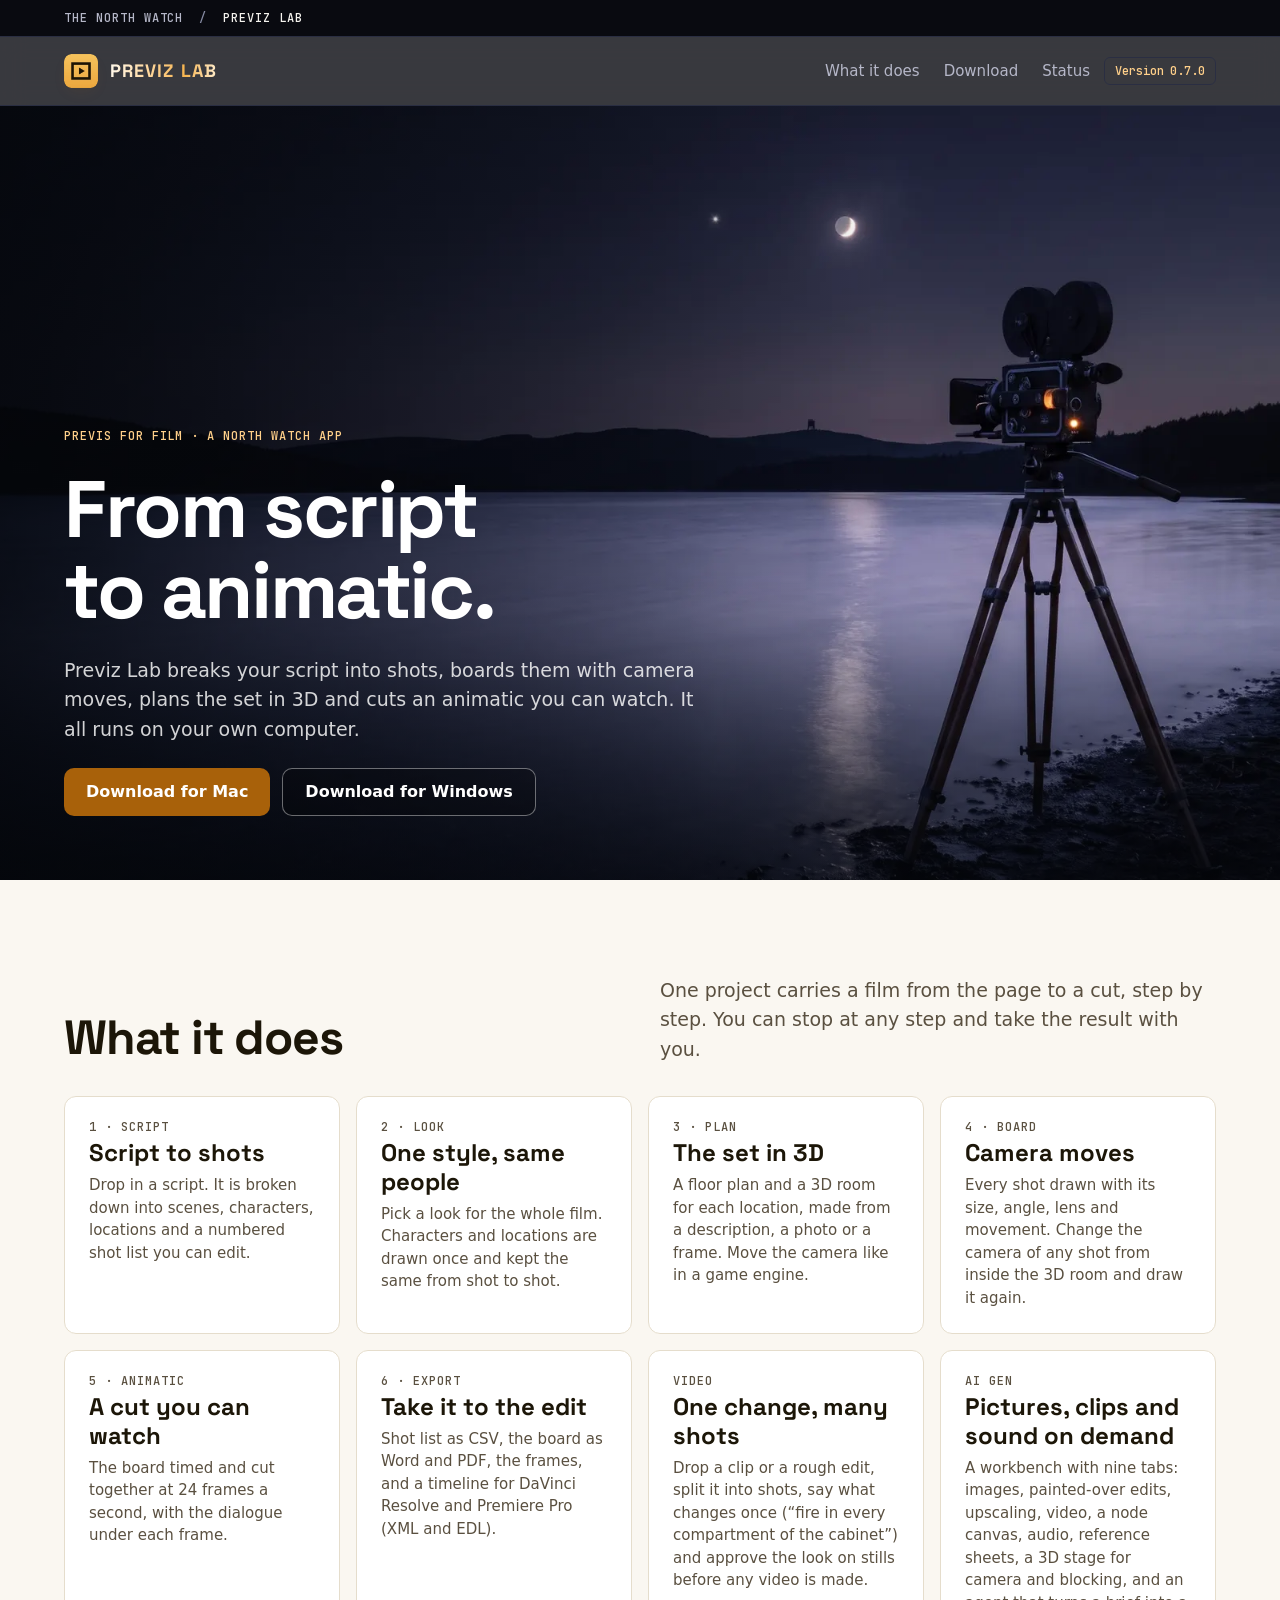
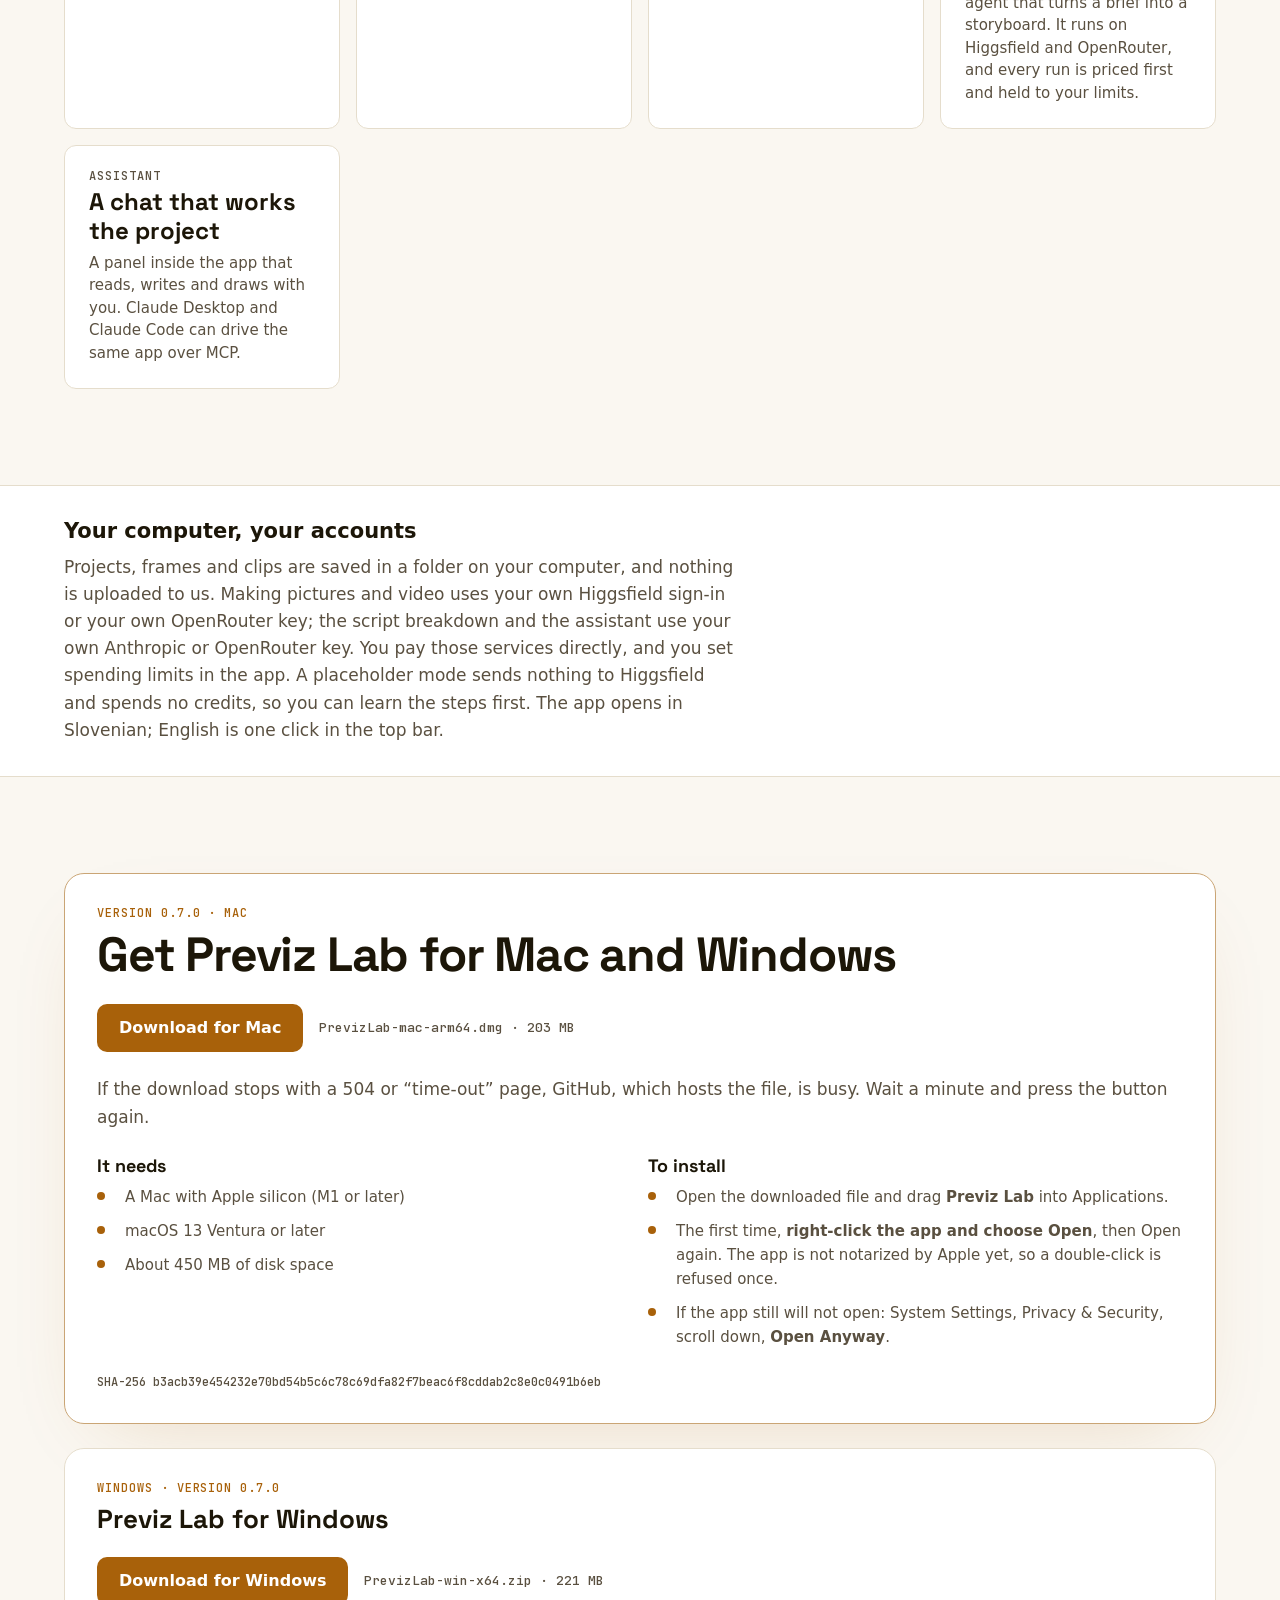
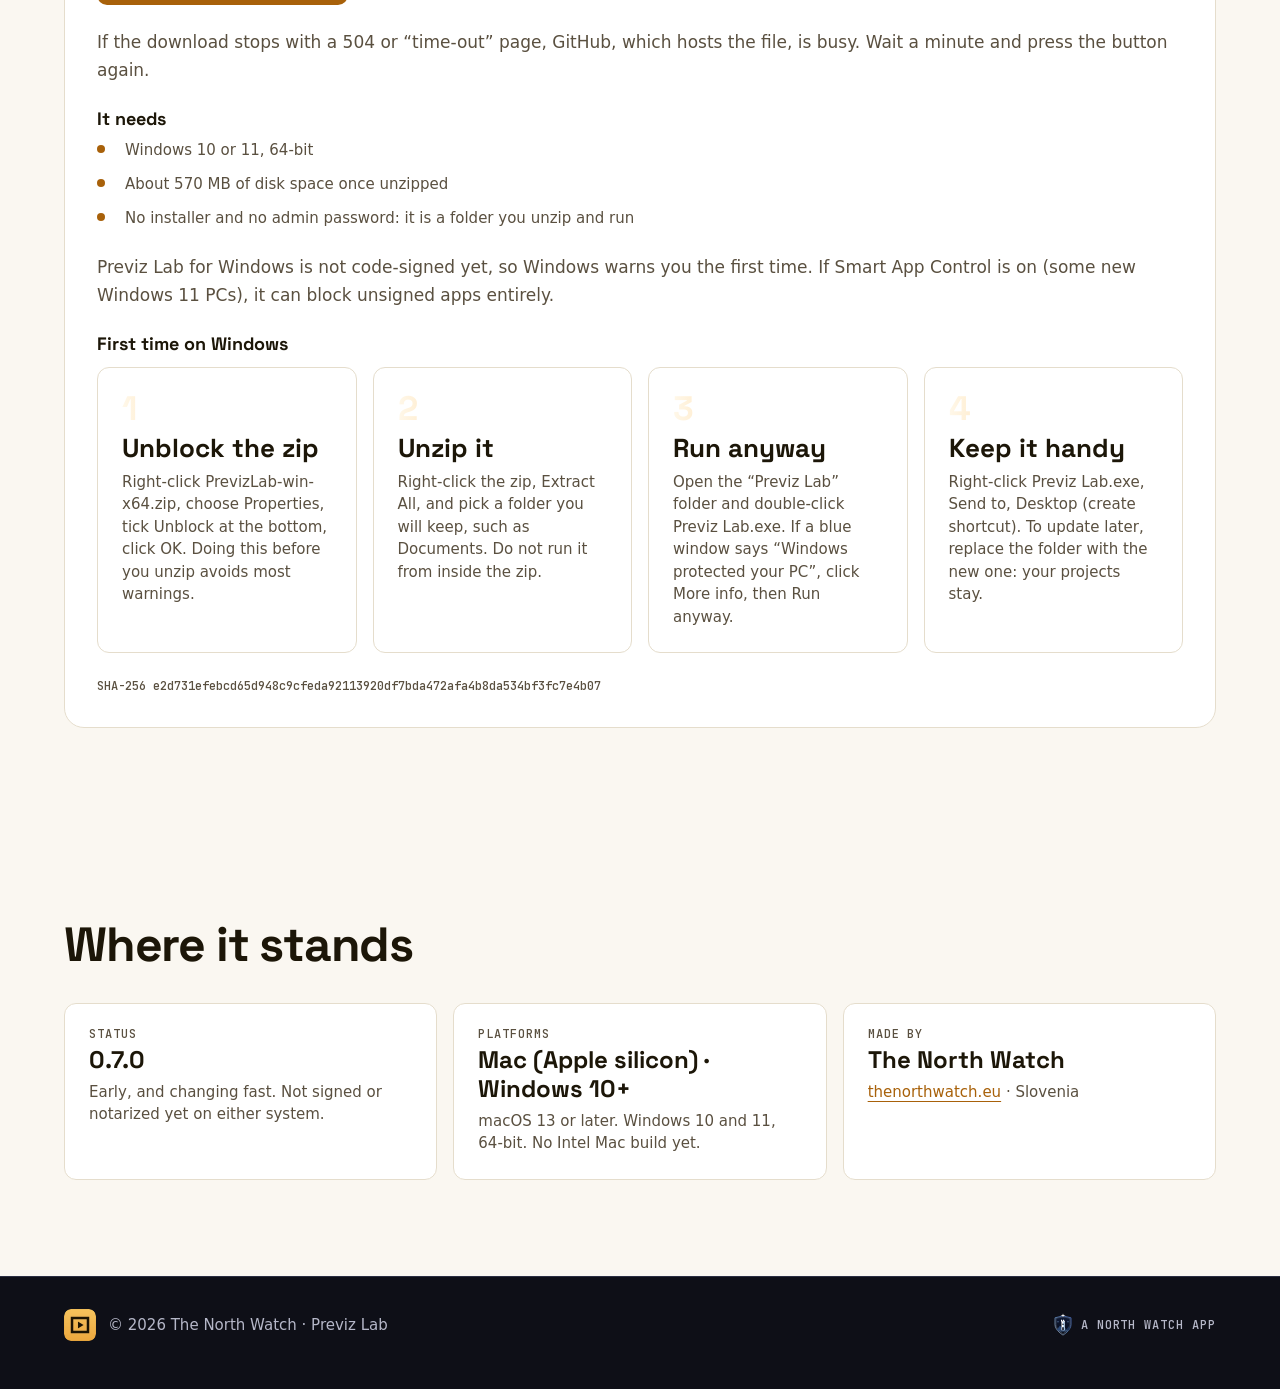
<file: index.html>
<!doctype html>
<html lang="en" data-site="pl">
<head>
<meta charset="utf-8">
<meta name="viewport" content="width=device-width, initial-scale=1">
<title>Previz Lab — from script to animatic on your own computer</title>
<meta name="description" content="A desktop app for film previs: break a script into shots, board them with camera moves, plan the set in 3D and cut an animatic. Everything stays on your own Mac (Apple silicon) or Windows PC.">
<meta name="theme-color" content="#0e0f17">
<link rel="canonical" href="https://previz.thenorthwatch.eu/">
<link rel="icon" href="nw/img/favicon.svg" type="image/svg+xml">
<link rel="apple-touch-icon" href="nw/img/apple-touch-icon-180.png">
<meta property="og:title" content="Previz Lab">
<meta property="og:description" content="From script to animatic on your own computer: shots, camera moves, a 3D plan of the set and a cut you can watch. For Mac and Windows.">
<meta property="og:type" content="website">
<meta property="og:url" content="https://previz.thenorthwatch.eu/">
<meta property="og:image" content="https://previz.thenorthwatch.eu/nw/img/hero-og.jpg">
<meta name="twitter:card" content="summary_large_image">
<link rel="stylesheet" href="nw/nw.css">
<script src="nw/nw.js" defer></script>
</head>
<body>
<a class="skip" href="#features">Skip to what it does</a>

<nav class="strip" aria-label="The North Watch family">
  <div class="wrap">
    <a href="https://thenorthwatch.eu">The North Watch</a>
    <span class="sep" aria-hidden="true">/</span>
    <a href="./" aria-current="page">Previz Lab</a>
  </div>
</nav>

<header class="bar">
  <div class="wrap">
    <a class="brand" href="./"><img class="app-icon" src="nw/img/icon-128.webp" srcset="nw/img/icon-128.webp 1x, nw/img/icon-256.webp 2x" alt="" width="34" height="34"><span class="wordmark">Previz Lab</span></a>
    <nav class="nav" aria-label="Primary">
      <a class="opt" href="#features">What it does</a>
      <a class="opt" href="#download">Download</a>
      <a class="opt" href="#status">Status</a>
      <span class="pill pill--accent">Version <span data-v="version">0.7.0</span></span>
    </nav>
  </div>
</header>

<main>
  <section class="hero" style="--hero-focus-mobile: 78% center">
    <picture><source type="image/webp" srcset="nw/img/hero-960.webp 960w, nw/img/hero-1600.webp 1600w, nw/img/hero-2400.webp 2400w" sizes="100vw"><img src="nw/img/hero-1600.jpg" alt="A vintage film camera on a wooden tripod at the edge of a still lake at night, a crescent moon above the hills" width="1600" height="1073" fetchpriority="high"></picture>
    <div class="wrap">
      <span class="eyebrow">Previs for film · a North Watch app</span>
      <h1 class="display">From script to animatic.</h1>
      <p class="lead">Previz Lab breaks your script into shots, boards them with camera moves, plans the set in 3D and cuts an animatic you can watch. It all runs on your own computer.</p>
      <div class="actions">
        <a class="btn btn--primary" href="https://github.com/svizi29/previz-lab-releases/releases/latest/download/PrevizLab-mac-arm64.dmg" data-goatcounter-click="download/previz-lab-mac" data-goatcounter-title="Previz Lab Mac download">Download for Mac</a>
        <a class="btn btn--ghost btn--on-image" href="#windows">Download for Windows</a>
      </div>
    </div>
  </section>

  <section class="section" id="features" aria-labelledby="features-title">
    <div class="wrap">
      <div class="section-head reveal">
        <h2 class="h2" id="features-title">What it does</h2>
        <p class="lead">One project carries a film from the page to a cut, step by step. You can stop at any step and take the result with you.</p>
      </div>
      <div class="facts reveal">
        <div class="fact"><span class="k">1 · Script</span><span class="v">Script to shots</span><p>Drop in a script. It is broken down into scenes, characters, locations and a numbered shot list you can edit.</p></div>
        <div class="fact"><span class="k">2 · Look</span><span class="v">One style, same people</span><p>Pick a look for the whole film. Characters and locations are drawn once and kept the same from shot to shot.</p></div>
        <div class="fact"><span class="k">3 · Plan</span><span class="v">The set in 3D</span><p>A floor plan and a 3D room for each location, made from a description, a photo or a frame. Move the camera like in a game engine.</p></div>
        <div class="fact"><span class="k">4 · Board</span><span class="v">Camera moves</span><p>Every shot drawn with its size, angle, lens and movement. Change the camera of any shot from inside the 3D room and draw it again.</p></div>
        <div class="fact"><span class="k">5 · Animatic</span><span class="v">A cut you can watch</span><p>The board timed and cut together at 24 frames a second, with the dialogue under each frame.</p></div>
        <div class="fact"><span class="k">6 · Export</span><span class="v">Take it to the edit</span><p>Shot list as CSV, the board as Word and PDF, the frames, and a timeline for DaVinci Resolve and Premiere Pro (XML and EDL).</p></div>
        <div class="fact"><span class="k">Video</span><span class="v">One change, many shots</span><p>Drop a clip or a rough edit, split it into shots, say what changes once (“fire in every compartment of the cabinet”) and approve the look on stills before any video is made.</p></div>
        <div class="fact"><span class="k">AI Gen</span><span class="v">Pictures, clips and sound on demand</span><p>A workbench with nine tabs: images, painted-over edits, upscaling, video, a node canvas, audio, reference sheets, a 3D stage for camera and blocking, and an agent that turns a brief into a storyboard. It runs on Higgsfield and OpenRouter, and every run is priced first and held to your limits.</p></div>
        <div class="fact"><span class="k">Assistant</span><span class="v">A chat that works the project</span><p>A panel inside the app that reads, writes and draws with you. Claude Desktop and Claude Code can drive the same app over MCP.</p></div>
      </div>
    </div>
  </section>

  <section class="band" aria-labelledby="band-title">
    <div class="wrap">
      <div style="display: flex; flex-direction: column; gap: 8px; max-width: 62ch">
        <h2 class="h3" id="band-title">Your computer, your accounts</h2>
        <p class="muted">Projects, frames and clips are saved in a folder on your computer, and nothing is uploaded to us. Making pictures and video uses your own Higgsfield sign-in or your own OpenRouter key; the script breakdown and the assistant use your own Anthropic or OpenRouter key. You pay those services directly, and you set spending limits in the app. A placeholder mode sends nothing to Higgsfield and spends no credits, so you can learn the steps first. The app opens in Slovenian; English is one click in the top bar.</p>
      </div>
    </div>
  </section>

  <section class="section" id="download" aria-labelledby="download-title">
    <div class="wrap">
      <div class="tier tier--pro reveal" style="gap: var(--s5)">
        <div style="display: flex; flex-direction: column; gap: 8px">
          <span class="eyebrow">Version <span data-v="version">0.7.0</span> · Mac</span>
          <h2 class="h2" id="download-title">Get Previz Lab for Mac and Windows</h2>
        </div>
        <div style="display: flex; flex-wrap: wrap; align-items: center; gap: var(--s4)"><a class="btn btn--primary" href="https://github.com/svizi29/previz-lab-releases/releases/latest/download/PrevizLab-mac-arm64.dmg" data-goatcounter-click="download/previz-lab-mac" data-goatcounter-title="Previz Lab Mac download">Download for Mac</a><span class="muted" style="font: 500 13px/1.3 var(--font-mono)">PrevizLab-mac-arm64.dmg · <span data-v="mac-size">203 MB</span></span></div>
        <p class="muted">If the download stops with a 504 or “time-out” page, GitHub, which hosts the file, is busy. Wait a minute and press the button again.</p>
        <div class="tiers" style="grid-template-columns: repeat(auto-fit, minmax(240px, 1fr))">
          <div style="display: flex; flex-direction: column; gap: 8px"><h3 style="font: 700 18px/1.25 var(--font-display); background: none; color: var(--ink)">It needs</h3><ul class="ticks"><li><span>A Mac with Apple silicon (M1 or later)</span></li><li><span>macOS 13 Ventura or later</span></li><li><span>About 450 MB of disk space</span></li></ul></div>
          <div style="display: flex; flex-direction: column; gap: 8px"><h3 style="font: 700 18px/1.25 var(--font-display); background: none; color: var(--ink)">To install</h3><ul class="ticks"><li><span>Open the downloaded file and drag <b>Previz Lab</b> into Applications.</span></li><li><span>The first time, <b>right-click the app and choose Open</b>, then Open again. The app is not notarized by Apple yet, so a double-click is refused once.</span></li><li><span>If the app still will not open: System Settings, Privacy &amp; Security, scroll down, <b>Open Anyway</b>.</span></li></ul></div>
        </div>
        <p class="muted" style="font: 500 12px/1.5 var(--font-mono); overflow-wrap: anywhere">SHA-256 <span data-v="mac-sha">b3acb39e454232e70bd54b5c6c78c69dfa82f7beac6f8cddab2c8e0c0491b6eb</span></p>
      </div>
      <div class="tier reveal" id="windows" style="gap: var(--s5); margin-top: var(--s5); scroll-margin-top: 96px">
        <div style="display: flex; flex-direction: column; gap: 8px">
          <span class="eyebrow">Windows · version <span data-v="version">0.7.0</span></span>
          <h3 style="font: 700 26px/1.1 var(--font-display); background: none; color: var(--ink)">Previz Lab for Windows</h3>
        </div>
        <div style="display: flex; flex-wrap: wrap; align-items: center; gap: var(--s4)"><a class="btn btn--primary" href="https://github.com/svizi29/previz-lab-releases/releases/latest/download/PrevizLab-win-x64.zip" data-goatcounter-click="download/previz-lab-win" data-goatcounter-title="Previz Lab Windows download">Download for Windows</a><span class="muted" style="font: 500 13px/1.3 var(--font-mono)">PrevizLab-win-x64.zip · <span data-v="win-size">221 MB</span></span></div>
        <p class="muted">If the download stops with a 504 or “time-out” page, GitHub, which hosts the file, is busy. Wait a minute and press the button again.</p>
        <div style="display: flex; flex-direction: column; gap: 8px"><h3 style="font: 700 18px/1.25 var(--font-display); background: none; color: var(--ink)">It needs</h3><ul class="ticks"><li><span>Windows 10 or 11, 64-bit</span></li><li><span>About 570 MB of disk space once unzipped</span></li><li><span>No installer and no admin password: it is a folder you unzip and run</span></li></ul></div>
        <p class="muted">Previz Lab for Windows is not code-signed yet, so Windows warns you the first time. If Smart App Control is on (some new Windows 11 PCs), it can block unsigned apps entirely.</p>
        <div style="display: flex; flex-direction: column; gap: 12px"><h3 style="font: 700 18px/1.25 var(--font-display); background: none; color: var(--ink)">First time on Windows</h3><div class="steps"><div class="step"><h3>Unblock the zip</h3><p>Right-click PrevizLab-win-x64.zip, choose Properties, tick Unblock at the bottom, click OK. Doing this before you unzip avoids most warnings.</p></div><div class="step"><h3>Unzip it</h3><p>Right-click the zip, Extract All, and pick a folder you will keep, such as Documents. Do not run it from inside the zip.</p></div><div class="step"><h3>Run anyway</h3><p>Open the “Previz Lab” folder and double-click Previz Lab.exe. If a blue window says “Windows protected your PC”, click More info, then Run anyway.</p></div><div class="step"><h3>Keep it handy</h3><p>Right-click Previz Lab.exe, Send to, Desktop (create shortcut). To update later, replace the folder with the new one: your projects stay.</p></div></div></div>
        <p class="muted" style="font: 500 12px/1.5 var(--font-mono); overflow-wrap: anywhere">SHA-256 <span data-v="win-sha">e2d731efebcd65d948c9cfeda92113920df7bda472afa4b8da534bf3fc7e4b07</span></p>
      </div>
    </div>
  </section>

  <section class="section" id="status" aria-labelledby="status-title">
    <div class="wrap">
      <h2 class="h2 reveal" id="status-title" style="margin-bottom: var(--s6)">Where it stands</h2>
      <div class="facts reveal">
        <div class="fact"><span class="k">Status</span><span class="v"><span data-v="version">0.7.0</span></span><p>Early, and changing fast. Not signed or notarized yet on either system.</p></div>
        <div class="fact"><span class="k">Platforms</span><span class="v">Mac (Apple silicon) · Windows 10+</span><p>macOS 13 or later. Windows 10 and 11, 64-bit. No Intel Mac build yet.</p></div>
        <div class="fact"><span class="k">Made by</span><span class="v">The North Watch</span><p><a href="https://thenorthwatch.eu">thenorthwatch.eu</a> · Slovenia</p></div>
      </div>
    </div>
  </section>
</main>

<footer class="foot">
  <div class="wrap">
    <div class="brandline"><img src="nw/img/icon-128.webp" alt="" width="28" height="28" style="border-radius: 22.5%">© 2026 The North Watch · Previz Lab</div>
    <a class="byline" href="https://thenorthwatch.eu"><img src="nw/img/seal.svg" alt="" width="20" height="25">A North Watch app</a>
  </div>
</footer>
</body>
</html>
</file>
<file: nw/nw.css>
/* The North Watch family: one design system for thenorthwatch.eu, rabbit-hole.video and the personal site.
   Direction A, "Night Watch": dark first, light on request of the system. Each site sets <html data-site="…">
   and gets its accent and grey tint from the blocks below; everything else is shared. */

/* ── Fonts (OFL, self-hosted). Text uses Inter where installed, else the system face (the bible allows it). ── */
@font-face { font-family: "Space Grotesk"; font-weight: 300 700; font-display: swap; src: url(fonts/SpaceGrotesk_var_latin.woff2) format("woff2"); }
@font-face { font-family: "Space Grotesk"; font-weight: 300 700; font-display: swap; src: url(fonts/SpaceGrotesk_var_latin-ext.woff2) format("woff2"); unicode-range: U+0100-024F, U+0259, U+1E00-1EFF, U+2020, U+20A0-20AB, U+20AD-20CF, U+2113, U+2C60-2C7F, U+A720-A7FF; }
@font-face { font-family: "JetBrains Mono"; font-weight: 500; font-display: swap; src: url(fonts/JetBrainsMono_500_latin.woff2) format("woff2"); }
@font-face { font-family: "JetBrains Mono"; font-weight: 500; font-display: swap; src: url(fonts/JetBrainsMono_500_latin-ext.woff2) format("woff2"); unicode-range: U+0100-024F, U+1E00-1EFF; }

/* ── Tokens ── */
:root {
  --font-display: "Space Grotesk", system-ui, -apple-system, "Segoe UI", sans-serif;
  --font-body: "Inter", system-ui, -apple-system, "Segoe UI", Roboto, sans-serif;
  --font-mono: "JetBrains Mono", ui-monospace, Menlo, monospace;

  --s1: 4px; --s2: 8px; --s3: 12px; --s4: 16px; --s5: 24px; --s6: 32px; --s7: 48px; --s8: 64px; --s9: 96px; --s10: 128px;
  --wrap: 1200px; --gutter: 16px;
  --r-sm: 6px; --r-md: 12px; --r-lg: 20px;

  --dur-1: 160ms; --dur-2: 320ms; --dur-3: 640ms; --ease: cubic-bezier(.2, .7, .2, 1);

  /* The North Watch (default) */
  --bg: #0a0e14; --strip: #070a0f; --surface: #101722; --raised: #162030; --line: #1e2936;
  --ink: #edf2f7; --muted: #9aa8b8; --faint: #75859a;
  --accent: #79b4ff; --on-accent: #040c1c; --glow: rgba(121, 180, 255, .38);
  --accent-on-image: #9cc8ff;
  --brand-grad: linear-gradient(90deg, #ffffff, #bfe0ff 35%, #79b4ff 70%, #dbeeff);
  --night-bg: #0a0e14; --night-strip: #070a0f; --night-line: #1e2936; --night-ink: #edf2f7; --night-muted: #9aa8b8; --night-faint: #75859a; /* stays bright in light mode: it sits on dark pictures */
  --ok: #8affc1; --ok-bg: rgba(138, 255, 193, .1); --ok-line: rgba(138, 255, 193, .3);
  color-scheme: dark;
}
:root[data-site="rh"] {
  --bg: #0b0a10; --strip: #08070c; --surface: #13121b; --raised: #1c1a27; --line: #25232f;
  --ink: #f2f2f5; --muted: #a6a6b4; --faint: #7c7b8c;
  --accent: #ab9bff; --on-accent: #140f2e; --glow: rgba(171, 155, 255, .45);
  --accent-on-image: #c4b5fd;
  --brand-grad: linear-gradient(90deg, #c084fc, #8b5cf6 35%, #60a5fa 70%, #67e8f9);
  --night-bg: #0b0a10; --night-strip: #08070c; --night-line: #25232f; --night-ink: #f2f2f5; --night-muted: #a6a6b4; --night-faint: #7c7b8c;
}
:root[data-site="gj"] {
  --bg: #0e0e0e; --strip: #0a0a0a; --surface: #171717; --raised: #202020; --line: #282828;
  --ink: #f0f0ee; --muted: #a3a3a0; --faint: #7d7d7a;
  --accent: #f2b25c; --on-accent: #1d1405; --glow: rgba(242, 178, 92, .3);
  --accent-on-image: #ffd27a;
  --brand-grad: linear-gradient(90deg, #ffd27a, #ff9a5c 35%, #49c6c0 70%, #bfefe9);
  --night-bg: #0e0e0e; --night-strip: #0a0a0a; --night-line: #282828; --night-ink: #f0f0ee; --night-muted: #a3a3a0; --night-faint: #7d7d7a;
}
/* The North Watch apps: Northlight, Iceberg, Borealis, AirTouch (colours from the brand bible). */
:root[data-site="nl"] {
  --bg: #0b1020; --strip: #080c18; --surface: #111a30; --raised: #18233d; --line: #22304d;
  --ink: #eef3fb; --muted: #a3aec4; --faint: #7a869e;
  --accent: #5fd3b4; --on-accent: #04201a; --glow: rgba(95,211,180,.38);
  --accent-on-image: #8de88f;
  --brand-grad: linear-gradient(90deg, #5fd3b4, #8de88f 35%, #8b7cf6 70%, #e07bd1);
  --night-bg: #0b1020; --night-strip: #080c18; --night-line: #22304d; --night-ink: #eef3fb; --night-muted: #a3aec4; --night-faint: #7a869e;
}
:root[data-site="ib"] {
  --bg: #04121a; --strip: #030d13; --surface: #082030; --raised: #0c2a3c; --line: #123447;
  --ink: #ecfaff; --muted: #9fbac6; --faint: #76929f;
  --accent: #22d3ee; --on-accent: #022028; --glow: rgba(34,211,238,.38);
  --accent-on-image: #a5f3fc;
  --brand-grad: linear-gradient(90deg, #f0feff, #a5f3fc 35%, #22d3ee 70%, #0ea5c6);
  --night-bg: #04121a; --night-strip: #030d13; --night-line: #123447; --night-ink: #ecfaff; --night-muted: #9fbac6; --night-faint: #76929f;
}
:root[data-site="bo"] {
  --bg: #100815; --strip: #0b0510; --surface: #1a0f22; --raised: #24142e; --line: #33203d;
  --ink: #fbf0f8; --muted: #c4a9bd; --faint: #977f91;
  --accent: #ff7ad9; --on-accent: #2a0420; --glow: rgba(255,122,217,.38);
  --accent-on-image: #ffc46b;
  --brand-grad: linear-gradient(90deg, #ffd6f5, #ff7ad9 35%, #ff9f7a 70%, #ffc46b);
  --night-bg: #100815; --night-strip: #0b0510; --night-line: #33203d; --night-ink: #fbf0f8; --night-muted: #c4a9bd; --night-faint: #977f91;
}
:root[data-site="at"] {
  --bg: #081028; --strip: #060c1e; --surface: #0e1a3a; --raised: #14224a; --line: #1d2d5a;
  --ink: #eef4ff; --muted: #a6b4d2; --faint: #7c8bab;
  --accent: #7fd0ff; --on-accent: #03142c; --glow: rgba(127,208,255,.38);
  --accent-on-image: #bfe9ff;
  --brand-grad: linear-gradient(90deg, #dff6ff, #7fd0ff 35%, #3b8bff 70%, #eaf7ff);
  --night-bg: #081028; --night-strip: #060c1e; --night-line: #1d2d5a; --night-ink: #eef4ff; --night-muted: #a6b4d2; --night-faint: #7c8bab;
}
:root[data-site="tw"] {
  --bg: #0a0c22; --strip: #070a1c; --surface: #11143a; --raised: #171b4a; --line: #232860;
  --ink: #f1f2ff; --muted: #aeb2d6; --faint: #8186ad;
  --accent: #8e9bff; --on-accent: #0a0c28; --glow: rgba(142,155,255,.38);
  --accent-on-image: #c7d0ff;
  --brand-grad: linear-gradient(90deg, #f5f7ff, #c7d0ff 35%, #8e9bff 70%, #dfe6ff);
  --night-bg: #0a0c22; --night-strip: #070a1c; --night-line: #232860; --night-ink: #f1f2ff; --night-muted: #aeb2d6; --night-faint: #8186ad;
}
/* Previz Lab: blue hour with a tungsten lamp. A cool night ground, the amber of the app icon as the accent. */
:root[data-site="pl"] {
  --bg: #0e0f17; --strip: #090a10; --surface: #161824; --raised: #1d2030; --line: #2a2e42;
  --ink: #f5f3ee; --muted: #b5b7c8; --faint: #868ba3;
  --accent: #f6b44f; --on-accent: #1c1203; --glow: rgba(246,180,79,.38);
  --accent-on-image: #ffd08a;
  --brand-grad: linear-gradient(90deg, #fff8ea, #ffd9a0 35%, #f6b44f 70%, #ffeccb);
  --night-bg: #0e0f17; --night-strip: #090a10; --night-line: #2a2e42; --night-ink: #f5f3ee; --night-muted: #b5b7c8; --night-faint: #868ba3;
}

/* Light: follows the system unless a page or viewer pins data-theme="dark"; data-theme="light" pins it on. */
@media (prefers-color-scheme: light) {
  :root:not([data-theme="dark"]) {
    --bg: #f5f7fa; --strip: #eaeef3; --surface: #ffffff; --raised: #eef2f6; --line: #dce3ea;
    --ink: #0d141c; --muted: #4a5868; --faint: #5e6b7a;
    --accent: #1f5fc4; --on-accent: #ffffff; --glow: rgba(31, 95, 196, .22);
    --ok: #13643f; --ok-bg: #e3f4ea; --ok-line: #b8e0c8;
    color-scheme: light;
  }
  :root[data-site="rh"]:not([data-theme="dark"]) {
    --bg: #f7f6fb; --strip: #eeecf6; --surface: #ffffff; --raised: #efedf7; --line: #e1def0;
    --ink: #121018; --muted: #4d4a5e; --faint: #6a677c;
    --accent: #5b41e0; --on-accent: #ffffff; --glow: rgba(91, 65, 224, .25);
  }
  :root[data-site="gj"]:not([data-theme="dark"]) {
    --bg: #f6f6f5; --strip: #ececea; --surface: #ffffff; --raised: #f0f0ee; --line: #e2e2e0;
    --ink: #121212; --muted: #50504d; --faint: #62625f;
    --accent: #a0600f; --on-accent: #ffffff; --glow: rgba(160, 96, 15, .2);
  }
  :root[data-site="nl"]:not([data-theme="dark"]) {
    --bg: #f5f8fb; --strip: #e9eef4; --surface: #ffffff; --raised: #eef2f7; --line: #dbe3ec;
    --ink: #0d1420; --muted: #4a5666; --faint: #5d6979;
    --accent: #0f7f66; --on-accent: #ffffff; --glow: rgba(15,127,102,.22);
  }
  :root[data-site="ib"]:not([data-theme="dark"]) {
    --bg: #f3f9fb; --strip: #e5f0f4; --surface: #ffffff; --raised: #eaf4f7; --line: #d4e5ec;
    --ink: #071820; --muted: #41555e; --faint: #566a73;
    --accent: #0a7690; --on-accent: #ffffff; --glow: rgba(10,118,144,.22);
  }
  :root[data-site="bo"]:not([data-theme="dark"]) {
    --bg: #fbf6fa; --strip: #f3e9f1; --surface: #ffffff; --raised: #f6edf4; --line: #ead9e5;
    --ink: #1c0c18; --muted: #5d4858; --faint: #715b6b;
    --accent: #b8237f; --on-accent: #ffffff; --glow: rgba(184,35,127,.22);
  }
  :root[data-site="at"]:not([data-theme="dark"]) {
    --bg: #f4f7fd; --strip: #e7edf8; --surface: #ffffff; --raised: #edf2fb; --line: #d7e0f0;
    --ink: #0a1226; --muted: #47536b; --faint: #5a6680;
    --accent: #1f63d6; --on-accent: #ffffff; --glow: rgba(31,99,214,.22);
  }
  :root[data-site="tw"]:not([data-theme="dark"]) {
    --bg: #f5f6fd; --strip: #e9ebf8; --surface: #ffffff; --raised: #eef0fb; --line: #d9dcf0;
    --ink: #0c0f26; --muted: #4a4f6e; --faint: #5d6283;
    --accent: #4b58d6; --on-accent: #ffffff; --glow: rgba(75,88,214,.22);
  }
  :root[data-site="pl"]:not([data-theme="dark"]) {
    --bg: #faf7f1; --strip: #f0ebe0; --surface: #ffffff; --raised: #f6f1e6; --line: #e5ddcc;
    --ink: #1c1608; --muted: #5a5040; --faint: #6d6350;
    --accent: #a8610a; --on-accent: #ffffff; --glow: rgba(168,97,10,.22);
  }
}
:root[data-theme="light"] {
  --bg: #f5f7fa; --strip: #eaeef3; --surface: #ffffff; --raised: #eef2f6; --line: #dce3ea;
  --ink: #0d141c; --muted: #4a5868; --faint: #5e6b7a;
  --accent: #1f5fc4; --on-accent: #ffffff; --glow: rgba(31, 95, 196, .22);
  --ok: #13643f; --ok-bg: #e3f4ea; --ok-line: #b8e0c8;
  color-scheme: light;
}
:root[data-site="rh"][data-theme="light"] {
  --bg: #f7f6fb; --strip: #eeecf6; --surface: #ffffff; --raised: #efedf7; --line: #e1def0;
  --ink: #121018; --muted: #4d4a5e; --faint: #6a677c;
  --accent: #5b41e0; --on-accent: #ffffff; --glow: rgba(91, 65, 224, .25);
}
:root[data-site="gj"][data-theme="light"] {
  --bg: #f6f6f5; --strip: #ececea; --surface: #ffffff; --raised: #f0f0ee; --line: #e2e2e0;
  --ink: #121212; --muted: #50504d; --faint: #62625f;
  --accent: #a0600f; --on-accent: #ffffff; --glow: rgba(160, 96, 15, .2);
}

:root[data-site="nl"][data-theme="light"] {
  --bg: #f5f8fb; --strip: #e9eef4; --surface: #ffffff; --raised: #eef2f7; --line: #dbe3ec;
  --ink: #0d1420; --muted: #4a5666; --faint: #5d6979;
  --accent: #0f7f66; --on-accent: #ffffff; --glow: rgba(15,127,102,.22);
}
:root[data-site="ib"][data-theme="light"] {
  --bg: #f3f9fb; --strip: #e5f0f4; --surface: #ffffff; --raised: #eaf4f7; --line: #d4e5ec;
  --ink: #071820; --muted: #41555e; --faint: #566a73;
  --accent: #0a7690; --on-accent: #ffffff; --glow: rgba(10,118,144,.22);
}
:root[data-site="bo"][data-theme="light"] {
  --bg: #fbf6fa; --strip: #f3e9f1; --surface: #ffffff; --raised: #f6edf4; --line: #ead9e5;
  --ink: #1c0c18; --muted: #5d4858; --faint: #715b6b;
  --accent: #b8237f; --on-accent: #ffffff; --glow: rgba(184,35,127,.22);
}
:root[data-site="at"][data-theme="light"] {
  --bg: #f4f7fd; --strip: #e7edf8; --surface: #ffffff; --raised: #edf2fb; --line: #d7e0f0;
  --ink: #0a1226; --muted: #47536b; --faint: #5a6680;
  --accent: #1f63d6; --on-accent: #ffffff; --glow: rgba(31,99,214,.22);
}
:root[data-site="tw"][data-theme="light"] {
  --bg: #f5f6fd; --strip: #e9ebf8; --surface: #ffffff; --raised: #eef0fb; --line: #d9dcf0;
  --ink: #0c0f26; --muted: #4a4f6e; --faint: #5d6283;
  --accent: #4b58d6; --on-accent: #ffffff; --glow: rgba(75,88,214,.22);
}
:root[data-site="pl"][data-theme="light"] {
  --bg: #faf7f1; --strip: #f0ebe0; --surface: #ffffff; --raised: #f6f1e6; --line: #e5ddcc;
  --ink: #1c1608; --muted: #5a5040; --faint: #6d6350;
  --accent: #a8610a; --on-accent: #ffffff; --glow: rgba(168,97,10,.22);
}

/* ── Base ── */
*, *::before, *::after { box-sizing: border-box; }
html { background: var(--bg); -webkit-text-size-adjust: 100%; scroll-behavior: smooth; }
body { margin: 0; background: var(--bg); color: var(--ink); font: 400 17px/1.6 var(--font-body); -webkit-font-smoothing: antialiased; text-rendering: optimizeLegibility; }
img { display: block; max-width: 100%; height: auto; }
a { color: var(--accent); text-underline-offset: 4px; }
:focus-visible { outline: 2px solid var(--accent); outline-offset: 3px; border-radius: var(--r-sm); }
h1, h2, h3 { margin: 0; text-wrap: balance; }
p { margin: 0; }
.wrap { max-width: var(--wrap); margin: 0 auto; padding: 0 var(--gutter); }
@media (min-width: 720px) { :root { --gutter: 24px; } }
.skip { position: absolute; left: -9999px; top: 8px; z-index: 50; padding: 10px 14px; border-radius: var(--r-sm); background: var(--accent); color: var(--on-accent); }
.skip:focus { left: 8px; }
.sr-only { position: absolute; width: 1px; height: 1px; overflow: hidden; clip: rect(0 0 0 0); white-space: nowrap; }

/* ── Type ── */
.eyebrow { font: 500 12px/1.3 var(--font-mono); letter-spacing: .08em; text-transform: uppercase; color: var(--accent); }
.display { font: 700 clamp(40px, 6.6vw, 80px)/1.02 var(--font-display); letter-spacing: -.03em; }
.h2 { font: 700 clamp(30px, 4vw, 48px)/1.06 var(--font-display); letter-spacing: -.025em; }
.wordmark { font: 700 18px/1 var(--font-display); letter-spacing: .06em; text-transform: uppercase; background: var(--brand-grad); -webkit-background-clip: text; background-clip: text; color: transparent; }
.h3 { font: 600 21px/1.3 var(--font-body); }
.lead { font-size: clamp(17px, 2vw, 19px); line-height: 1.55; color: var(--muted); max-width: 54ch; }
.muted { color: var(--muted); }
.mono { font: 500 13px/1.4 var(--font-mono); }

/* ── Night chrome: the strip, the site bar and the footer stay night in both themes, so the marks always sit
   on dark (the bible: every mark lives on night). ── */
.strip, .bar, .foot { --bg: var(--night-bg); --strip: var(--night-strip); --line: var(--night-line); --ink: var(--night-ink); --muted: var(--night-muted); --faint: var(--night-faint); --accent: var(--accent-on-image); color-scheme: dark; color: var(--ink); }
.foot { background: var(--night-bg); }

/* ── Family strip: on every page of all three sites ── */
.strip { background: var(--strip); border-bottom: 1px solid var(--line); }
.strip .wrap { min-height: 36px; display: flex; align-items: center; gap: var(--s4); flex-wrap: wrap; font: 500 12px/1 var(--font-mono); letter-spacing: .08em; text-transform: uppercase; }
.strip a { color: var(--muted); text-decoration: none; padding: 8px 0; }
.strip a:hover { color: var(--ink); }
.strip a[aria-current] { color: var(--ink); }
.strip .sep { color: var(--faint); }

/* ── Site bar ── */
.bar { position: sticky; top: env(safe-area-inset-top, 0px); z-index: 20; background: color-mix(in srgb, var(--bg) 82%, transparent); backdrop-filter: blur(12px); -webkit-backdrop-filter: blur(12px); border-bottom: 1px solid var(--line); }
.bar .wrap { display: flex; align-items: center; justify-content: space-between; gap: var(--s4); min-height: 68px; flex-wrap: wrap; }
.brand { display: inline-flex; align-items: center; gap: var(--s3); color: var(--ink); text-decoration: none; font: 700 19px/1 var(--font-display); letter-spacing: -.01em; }
.brand img { width: auto; height: 30px; }
.brand .logo-h { height: 52px; width: auto; }
@media (max-width: 480px) { .brand .logo-h { height: 44px; } }
.brand .app-icon { width: 34px; height: 34px; border-radius: 22.5%; box-shadow: 0 6px 18px -8px var(--glow); }
.nav { display: flex; align-items: center; gap: var(--s1); flex-wrap: wrap; font-size: 15px; }
.nav a:not(.btn) { color: var(--muted); text-decoration: none; padding: 10px 10px; border-radius: var(--r-sm); }
.nav a:not(.btn):hover { color: var(--ink); }
.nav .btn { margin-left: var(--s2); }
@media (max-width: 640px) { .nav .opt { display: none; } }

/* ── Buttons and pills ── */
.btn { display: inline-flex; align-items: center; gap: var(--s2); min-height: 48px; padding: 0 22px; border-radius: 10px; font: 650 16px/1 var(--font-body); text-decoration: none; transition: transform var(--dur-1) var(--ease), box-shadow var(--dur-1) var(--ease), border-color var(--dur-1) var(--ease); }
.btn svg { width: 16px; height: 16px; }
.btn--primary { background: var(--accent); color: var(--on-accent); }
.btn--primary:hover { transform: translateY(-1px); box-shadow: 0 10px 30px -10px var(--glow); }
.btn--ghost { color: var(--ink); border: 1px solid color-mix(in srgb, var(--ink) 22%, transparent); }
.btn--ghost:hover { border-color: var(--ink); }
.btn--sm { min-height: 44px; padding: 0 16px; font-size: 15px; }
.btn--on-image { color: #fff; border-color: rgba(255, 255, 255, .4); background: rgba(0, 0, 0, .25); }
.pill { display: inline-flex; align-items: center; gap: 6px; font: 500 12px/1 var(--font-mono); padding: 7px 10px; border-radius: var(--r-sm); border: 1px solid var(--line); color: var(--muted); white-space: nowrap; }
.pill--accent { color: var(--accent); }
.pill--ok { color: var(--ok); background: var(--ok-bg); border-color: var(--ok-line); }
.pill--dev { color: var(--ink); border-style: dashed; border-color: var(--faint); }
.pill--on-image { color: #fff; border-color: rgba(255, 255, 255, .35); background: rgba(0, 0, 0, .35); backdrop-filter: blur(6px); }
.chips { display: flex; gap: var(--s2); flex-wrap: wrap; }
.chip { font: 500 13px/1 var(--font-mono); padding: 9px 12px; border-radius: 999px; border: 1px solid var(--line); color: var(--ink); }

/* ── Hero: a full-bleed picture with the words on it ── */
.hero { position: relative; isolation: isolate; min-height: min(86vh, 820px); display: flex; align-items: flex-end; overflow: hidden; background: #05070b; color: #fff; }
.hero > picture, .hero > picture img { position: absolute; inset: 0; width: 100%; height: 100%; object-fit: cover; z-index: -2; }
.hero::after { content: ""; position: absolute; inset: 0; z-index: -1; background: linear-gradient(90deg, rgba(4, 6, 10, .78) 0%, rgba(4, 6, 10, .35) 45%, rgba(4, 6, 10, 0) 70%), linear-gradient(0deg, rgba(4, 6, 10, .7) 0%, rgba(4, 6, 10, 0) 40%); }
.hero .wrap { width: 100%; padding-top: var(--s10); padding-bottom: var(--s8); display: flex; flex-direction: column; gap: var(--s5); }
.hero .display { max-width: 13ch; }
.hero .lead { color: rgba(255, 255, 255, .82); }
.hero .eyebrow, .tile .eyebrow { color: var(--accent-on-image); }
.hero .actions { display: flex; gap: var(--s3); flex-wrap: wrap; }
@media (max-width: 720px) {
  .hero { min-height: 78vh; }
  .hero > picture img { object-position: var(--hero-focus-mobile, 70% center); }
  .hero::after { background: linear-gradient(0deg, rgba(4, 6, 10, .88) 0%, rgba(4, 6, 10, .4) 55%, rgba(4, 6, 10, .1) 100%); }
}

/* ── Sections ── */
.section { padding: var(--s8) 0; }
@media (min-width: 720px) { .section { padding: var(--s9) 0; } }
.section-head { display: flex; justify-content: space-between; align-items: flex-end; gap: var(--s4); flex-wrap: wrap; margin-bottom: var(--s6); }
.section-head .lead { max-width: 46ch; }

/* ── Group headings inside a section ── */
.group-head { display: flex; gap: var(--s4); align-items: baseline; flex-wrap: wrap; margin: var(--s7) 0 var(--s4); }
.group-head .muted { font-size: 15px; }

/* ── Picture cards ── */
.cards { display: grid; gap: var(--s4); grid-template-columns: 1fr; }
@media (min-width: 720px) { .cards { grid-template-columns: repeat(2, minmax(0, 1fr)); gap: var(--s5); } }
@media (min-width: 1040px) { .cards--3 { grid-template-columns: repeat(3, minmax(0, 1fr)); } }
.card { position: relative; display: flex; flex-direction: column; border-radius: var(--r-lg); overflow: hidden; background: var(--surface); border: 1px solid var(--line); color: var(--ink); text-decoration: none; transition: border-color var(--dur-2) var(--ease), transform var(--dur-2) var(--ease), box-shadow var(--dur-2) var(--ease); }
a.card:hover { border-color: color-mix(in srgb, var(--accent) 45%, var(--line)); transform: translateY(-2px); box-shadow: 0 24px 60px -30px var(--glow); }
.card__media { position: relative; aspect-ratio: 16 / 10; overflow: hidden; background: #05070b; }
.card__media img { width: 100%; height: 100%; object-fit: cover; transition: transform var(--dur-3) var(--ease); }
a.card:hover .card__media img { transform: scale(1.03); }
.card__media .pill { position: absolute; left: var(--s4); top: var(--s4); }
.card__body { padding: var(--s5); display: flex; flex-direction: column; gap: var(--s2); flex: 1 1 auto; }
.card__title { display: flex; align-items: center; gap: var(--s3); font: 700 24px/1.15 var(--font-display); letter-spacing: -.012em; }
.card__title img { width: 40px; height: 40px; border-radius: 22.5%; flex: none; box-shadow: 0 6px 18px -6px var(--glow); }
.card__body p { color: var(--muted); }
.card__body > .pill { align-self: flex-start; }
.card__foot { margin-top: auto; padding-top: var(--s2); display: flex; align-items: center; justify-content: space-between; gap: var(--s3); flex-wrap: wrap; font: 500 13px/1.3 var(--font-mono); color: var(--muted); }
.card__foot .go { color: var(--ink); display: inline-flex; align-items: center; gap: 6px; }
.card--wide { grid-column: 1 / -1; }
@media (min-width: 900px) {
  .card--wide { flex-direction: row; }
  .card--wide .card__media { flex: 1 1 62%; aspect-ratio: auto; min-height: 360px; }
  .card--wide .card__body { flex: 1 1 38%; padding: var(--s6); justify-content: center; }
}
.card--dashed { background: transparent; border-style: dashed; border-color: var(--faint); }

/* ── Feature mosaic: big pictures, one line each ── */
.mosaic { display: grid; gap: var(--s4); grid-template-columns: 1fr; }
@media (min-width: 720px) { .mosaic { grid-template-columns: repeat(6, minmax(0, 1fr)); gap: var(--s5); } .tile--6 { grid-column: span 6; } .tile--4 { grid-column: span 4; } .tile--3 { grid-column: span 3; } .tile--2 { grid-column: span 2; } }
.tile { position: relative; isolation: isolate; border-radius: var(--r-lg); overflow: hidden; min-height: 300px; display: flex; align-items: flex-end; background: #05070b; color: #fff; border: 1px solid var(--line); }
.tile picture, .tile picture img { position: absolute; inset: 0; width: 100%; height: 100%; object-fit: cover; z-index: -2; }
.tile::after { content: ""; position: absolute; inset: 0; z-index: -1; background: linear-gradient(0deg, rgba(4, 4, 8, .82) 0%, rgba(4, 4, 8, .25) 45%, rgba(4, 4, 8, 0) 70%); }
.tile__body { padding: var(--s5); display: flex; flex-direction: column; gap: 6px; max-width: 46ch; }
.tile__body h3 { font: 700 26px/1.1 var(--font-display); letter-spacing: -.015em; }
.tile__body p { color: rgba(255, 255, 255, .8); font-size: 16px; line-height: 1.5; }
.tile--6 { min-height: 440px; }
@media (min-width: 720px) { .tile--6::after { background: linear-gradient(90deg, rgba(4, 4, 8, .85) 0%, rgba(4, 4, 8, .45) 38%, rgba(4, 4, 8, 0) 62%), linear-gradient(0deg, rgba(4, 4, 8, .6) 0%, rgba(4, 4, 8, 0) 45%); } }
@media (min-width: 720px) { .tile--6 .tile__body { padding: var(--s7); } .tile--6 .tile__body h3 { font-size: 40px; } }

/* ── Split: picture beside words ── */
.split { display: grid; gap: var(--s6); align-items: center; grid-template-columns: 1fr; }
@media (min-width: 900px) { .split { grid-template-columns: minmax(0, 5fr) minmax(0, 6fr); gap: var(--s8); } .split--flip > :first-child { order: 2; } }
.split__media { border-radius: var(--r-lg); overflow: hidden; border: 1px solid var(--line); background: #05070b; }
.split__media img { width: 100%; height: 100%; object-fit: cover; }
.ticks { list-style: none; margin: 0; padding: 0; display: flex; flex-direction: column; gap: var(--s3); }
.ticks li { display: flex; gap: var(--s3); align-items: baseline; }
.ticks li::before { content: ""; flex: none; width: 8px; height: 8px; border-radius: 50%; background: var(--accent); transform: translateY(-2px); }
.ticks b { font-weight: 600; }

/* ── Real screenshots, set into the app's own glow ── */
.shots { display: grid; gap: var(--s6); grid-template-columns: 1fr; }
@media (min-width: 900px) { .shots--two { grid-template-columns: repeat(2, minmax(0, 1fr)); } }
.shot { position: relative; margin: 0; display: flex; flex-direction: column; gap: var(--s3); isolation: isolate; }
.shot::before { content: ""; position: absolute; inset: 8% 6% 18%; z-index: -1; background: var(--brand-grad); filter: blur(60px); opacity: .32; border-radius: 40px; }
.shot__frame { border-radius: 14px; overflow: hidden; border: 1px solid color-mix(in srgb, var(--accent) 30%, transparent); box-shadow: 0 40px 100px -40px var(--glow), 0 0 0 1px rgba(255, 255, 255, .04) inset; background: #0b0c10; }
.shot__frame img { width: 100%; height: auto; }
.shot figcaption { display: flex; gap: var(--s3); align-items: baseline; flex-wrap: wrap; }
.shot figcaption b { font: 700 18px/1.2 var(--font-display); letter-spacing: -.01em; }
.shot figcaption span { color: var(--muted); font-size: 15px; }
.shot--hero::before { inset: 4% 3% 12%; opacity: .42; filter: blur(80px); }
.shots--panels { grid-template-columns: repeat(auto-fit, minmax(200px, 1fr)); max-width: 960px; margin-inline: auto; }
.shots--panels .shot__frame { border-radius: 18px; }

/* ── Steps: a process the reader follows in order ── */
.steps { display: grid; gap: var(--s4); grid-template-columns: repeat(auto-fit, minmax(220px, 1fr)); counter-reset: step; }
.step { padding: var(--s5); border-radius: var(--r-md); background: var(--surface); border: 1px solid var(--line); display: flex; flex-direction: column; gap: 8px; }
.step::before { counter-increment: step; content: counter(step); font: 700 34px/1 var(--font-display); background: var(--brand-grad); -webkit-background-clip: text; background-clip: text; color: transparent; }
.step h3 { font: 700 19px/1.25 var(--font-display); }
.step p { color: var(--muted); font-size: 15px; line-height: 1.5; }

/* ── Free and Pro ── */
.tiers { display: grid; gap: var(--s4); grid-template-columns: repeat(auto-fit, minmax(280px, 1fr)); }
.tier { padding: var(--s6); border-radius: var(--r-lg); background: var(--surface); border: 1px solid var(--line); display: flex; flex-direction: column; gap: var(--s3); }
.tier--pro { border-color: color-mix(in srgb, var(--accent) 45%, var(--line)); box-shadow: 0 30px 80px -40px var(--glow); }
.tier h3 { font: 700 26px/1.1 var(--font-display); }
.tier--pro h3 { background: var(--brand-grad); -webkit-background-clip: text; background-clip: text; color: transparent; }
.tier ul { margin: 0; padding: 0; list-style: none; display: flex; flex-direction: column; gap: 10px; }
.tier li { display: grid; grid-template-columns: 18px minmax(0, 1fr); gap: 10px; color: var(--muted); font-size: 15px; }
.tier li::before { content: ""; width: 8px; height: 8px; border-radius: 50%; margin-top: 8px; background: var(--accent); }

/* ── Small facts row ── */
.facts { display: grid; gap: var(--s4); grid-template-columns: repeat(auto-fit, minmax(220px, 1fr)); }
.fact { padding: var(--s5); border-radius: var(--r-md); background: var(--surface); border: 1px solid var(--line); display: flex; flex-direction: column; gap: 6px; }
.fact .k { font: 500 12px/1 var(--font-mono); letter-spacing: .08em; text-transform: uppercase; color: var(--muted); }
.fact .v { font: 700 24px/1.2 var(--font-display); }
.fact p { color: var(--muted); font-size: 15px; line-height: 1.5; }

/* ── Band: a quiet full-width row ── */
.band { border-top: 1px solid var(--line); border-bottom: 1px solid var(--line); background: var(--surface); }
.band .wrap { padding-top: var(--s6); padding-bottom: var(--s6); display: flex; gap: var(--s5); align-items: center; justify-content: space-between; flex-wrap: wrap; }

/* ── Footer ── */
.foot { border-top: 1px solid var(--line); }
.foot .wrap { padding-top: var(--s6); padding-bottom: var(--s7); display: flex; gap: var(--s5); justify-content: space-between; align-items: center; flex-wrap: wrap; color: var(--muted); font-size: 15px; }
.foot .links { display: flex; gap: var(--s5); flex-wrap: wrap; }
.foot a { color: var(--muted); }
.foot a:hover { color: var(--ink); }
.foot .brandline { display: flex; align-items: center; gap: var(--s3); }
.foot .brandline img { height: 32px; width: auto; }
.byline { display: inline-flex; align-items: center; gap: 8px; font: 500 12px/1 var(--font-mono); letter-spacing: .08em; text-transform: uppercase; color: var(--accent); text-decoration: none; }
.byline img { height: 24px; width: auto; }

/* ── Motion: sections rest visible; the ones you scroll to rise in once (nw.js adds .in) ── */
@keyframes nw-rise { from { opacity: 0; transform: translateY(14px); } to { opacity: 1; transform: none; } }
.reveal.in { animation: nw-rise var(--dur-3) var(--ease) both; }
@media (prefers-reduced-motion: reduce) {
  html { scroll-behavior: auto; }
  *, *::before, *::after { transition-duration: 1ms !important; animation: none !important; }
}
</file>
